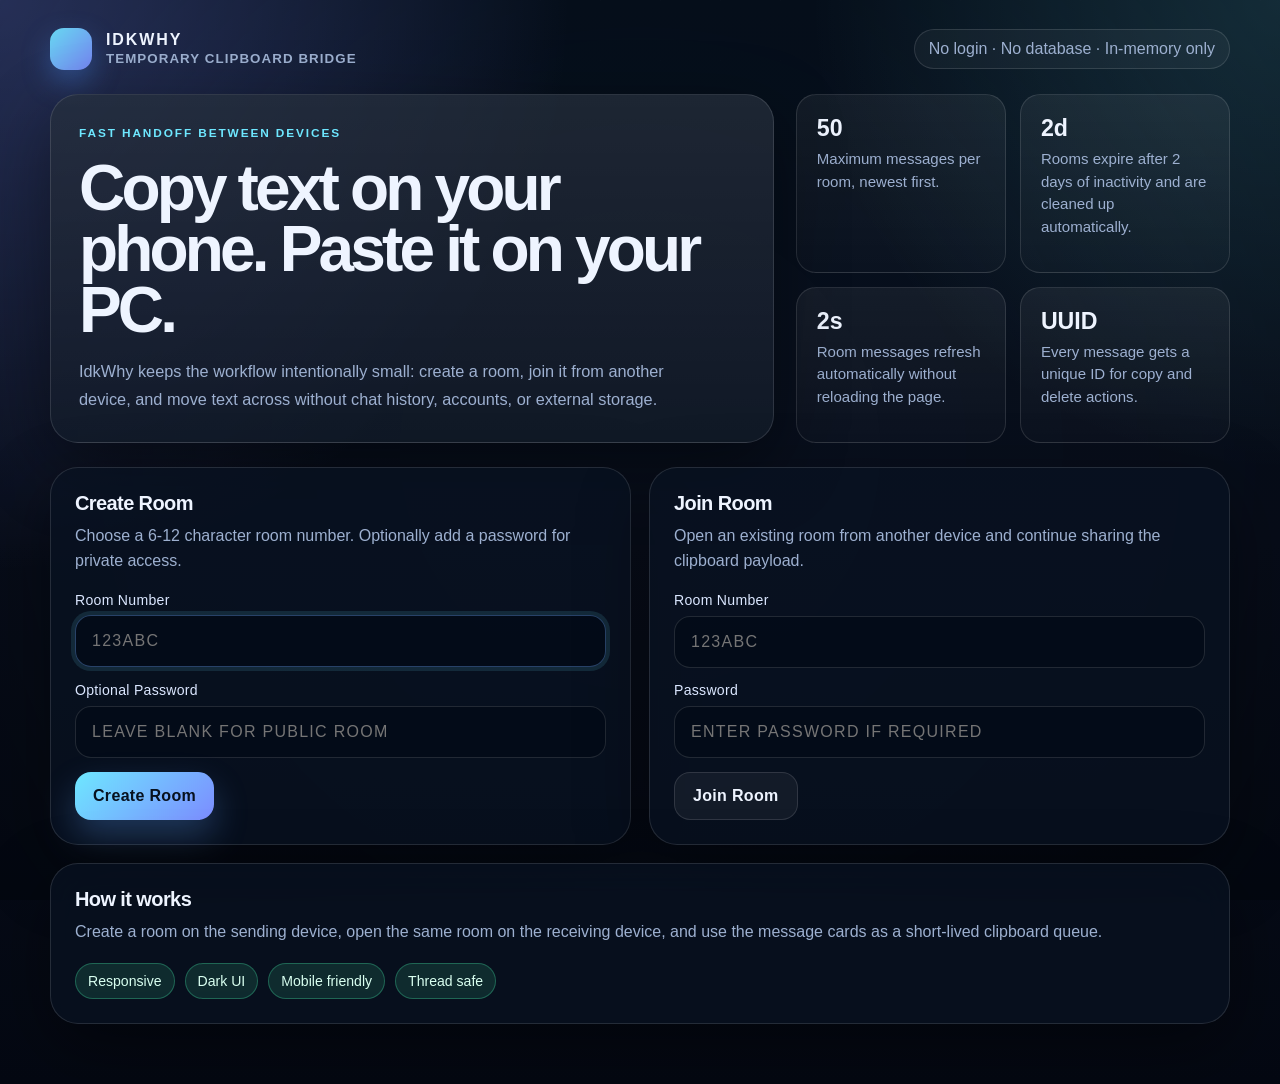
<file: src/main/resources/static/index.html>
<!doctype html>
<html lang="en">
<head>
    <meta charset="UTF-8">
    <meta name="viewport" content="width=device-width, initial-scale=1.0">
    <title>IdkWhy | Temporary Clipboard Sharing</title>
    <link rel="stylesheet" href="css/styles.css">
    <script defer src="js/common.js"></script>
    <script defer src="js/index.js"></script>
</head>
<body>
<div class="shell">
    <header class="topbar fade-in">
        <div class="brand">
            <div class="brand-mark"></div>
            <div>
                <div>IdkWhy</div>
                <small style="color: var(--muted); font-weight: 600; letter-spacing: 0.08em;">Temporary clipboard bridge</small>
            </div>
        </div>
        <div class="pill">No login · No database · In-memory only</div>
    </header>

    <section class="hero fade-in">
        <div class="hero-panel">
            <div class="hero-kicker">Fast handoff between devices</div>
            <h1>Copy text on your phone. Paste it on your PC.</h1>
            <p>
                IdkWhy keeps the workflow intentionally small: create a room, join it from another device,
                and move text across without chat history, accounts, or external storage.
            </p>
        </div>
        <div class="hero-side">
            <div class="stats">
                <div class="stat">
                    <strong>50</strong>
                    <span>Maximum messages per room, newest first.</span>
                </div>
                <div class="stat">
                    <strong>2d</strong>
                    <span>Rooms expire after 2 days of inactivity and are cleaned up automatically.</span>
                </div>
                <div class="stat">
                    <strong>2s</strong>
                    <span>Room messages refresh automatically without reloading the page.</span>
                </div>
                <div class="stat">
                    <strong>UUID</strong>
                    <span>Every message gets a unique ID for copy and delete actions.</span>
                </div>
            </div>
        </div>
    </section>

    <main class="grid fade-in">
        <section class="card">
            <h2>Create Room</h2>
            <p>Choose a 6-12 character room number. Optionally add a password for private access.</p>
            <form id="create-form" class="form-grid" novalidate>
                <div class="field">
                    <label for="create-room-number">Room Number</label>
                    <input id="create-room-number" class="input" maxlength="12" minlength="6" autocomplete="off" placeholder="123ABC" required>
                </div>
                <div class="field">
                    <label for="create-password">Optional Password</label>
                    <input id="create-password" class="input" maxlength="30" type="password" autocomplete="off" placeholder="Leave blank for public room">
                </div>
                <div class="actions">
                    <button class="btn btn-primary" type="submit">Create Room</button>
                </div>
            </form>
        </section>

        <section class="card">
            <h2>Join Room</h2>
            <p>Open an existing room from another device and continue sharing the clipboard payload.</p>
            <form id="join-form" class="form-grid" novalidate>
                <div class="field">
                    <label for="join-room-number">Room Number</label>
                    <input id="join-room-number" class="input" maxlength="12" minlength="6" autocomplete="off" placeholder="123ABC" required>
                </div>
                <div class="field">
                    <label for="join-password">Password</label>
                    <input id="join-password" class="input" maxlength="30" type="password" autocomplete="off" placeholder="Enter password if required">
                </div>
                <div class="actions">
                    <button class="btn btn-secondary" type="submit">Join Room</button>
                </div>
            </form>
        </section>
    </main>

    <section class="panel fade-in" style="margin-top: 18px;">
        <h2>How it works</h2>
        <p>
            Create a room on the sending device, open the same room on the receiving device, and use the message cards
            as a short-lived clipboard queue.
        </p>
        <div class="note">
            <span class="tag tag-success">Responsive</span>
            <span class="tag tag-success">Dark UI</span>
            <span class="tag tag-success">Mobile friendly</span>
            <span class="tag tag-success">Thread safe</span>
        </div>
    </section>
</div>
</body>
</html>
</file>
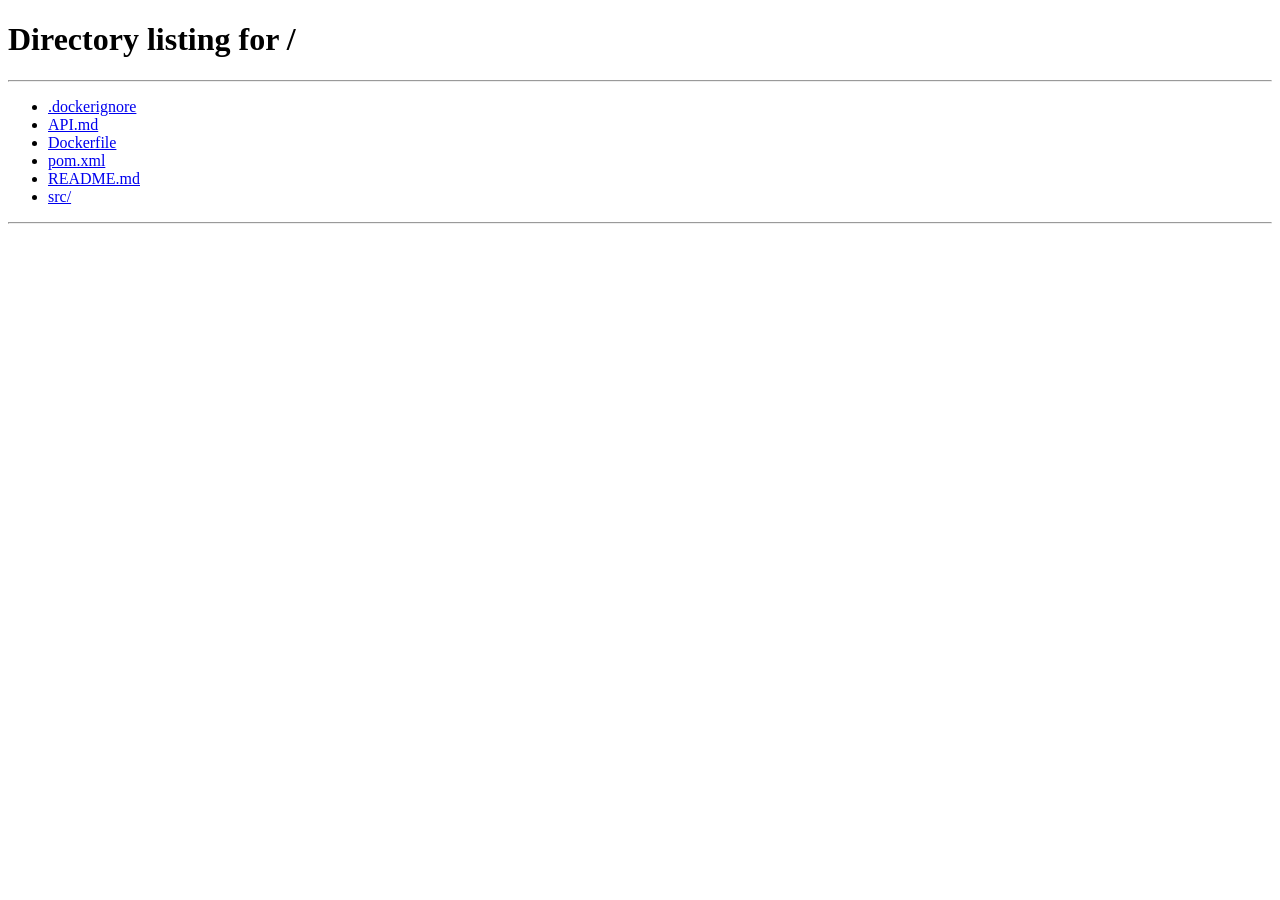
<file: src/main/resources/static/room.html>
<!doctype html>
<html lang="en">
<head>
    <meta charset="UTF-8">
    <meta name="viewport" content="width=device-width, initial-scale=1.0">
    <title>IdkWhy | Room</title>
    <link rel="stylesheet" href="css/styles.css">
    <script defer src="js/common.js"></script>
    <script defer src="js/room.js"></script>
</head>
<body>
<div class="shell">
    <header class="topbar fade-in">
        <div class="brand">
            <div class="brand-mark"></div>
            <div>
                <div>IdkWhy</div>
                <small style="color: var(--muted); font-weight: 600; letter-spacing: 0.08em;">Temporary clipboard bridge</small>
            </div>
        </div>
        <div class="actions">
            <a class="btn btn-secondary" href="/">Home</a>
        </div>
    </header>

    <section class="room-layout fade-in">
        <div class="panel">
            <div class="room-head">
                <div class="room-title">
                    <div class="hero-kicker">Room interface</div>
                    <h1 id="room-number">Loading...</h1>
                    <div class="room-meta">
                        <span id="room-password-badge" class="tag">Password protected: ...</span>
                        <span id="refresh-hint" class="tag tag-success">Refreshing...</span>
                    </div>
                </div>
                <div class="actions">
                    <button id="copy-room-number" class="btn btn-secondary" type="button">Copy Room Number</button>
                    <button id="clear-messages" class="btn btn-secondary" type="button">Clear All Messages</button>
                    <button id="delete-room" class="btn btn-danger" type="button">Delete Room</button>
                    <button id="leave-room" class="btn btn-secondary" type="button">Leave</button>
                </div>
            </div>

            <div class="info-grid" style="margin-bottom: 18px;">
                <div class="info-item">
                    <small>Room Number</small>
                    <strong id="room-number-copy" class="code"></strong>
                </div>
                <div class="info-item">
                    <small>Status</small>
                    <strong id="room-status">Ready</strong>
                </div>
            </div>

            <form id="compose-form" class="card" style="padding: 20px; margin-bottom: 18px;">
                <h2>Send Text</h2>
                <p>Use Ctrl+Enter or the Send button. The text area clears after a successful send.</p>
                <div class="field">
                    <label for="message-text">Message</label>
                    <textarea id="message-text" class="textarea" maxlength="10000" placeholder="Paste or type the text you want to copy to the other device"></textarea>
                </div>
                <div class="actions" style="justify-content: space-between;">
                    <div class="helper">Maximum 10000 characters</div>
                    <div class="counter" id="char-counter">0/10000</div>
                </div>
                <div class="actions" style="margin-top: 12px;">
                    <button class="btn btn-primary" type="submit">Send</button>
                </div>
            </form>

            <div>
                <div class="room-head" style="margin-bottom: 14px;">
                    <div>
                        <h2 style="margin: 0;">Messages</h2>
                        <p class="helper" style="margin-bottom: 0;">Newest messages appear first.</p>
                    </div>
                    <div class="tag">Auto refresh every 2 seconds</div>
                </div>
                <div id="empty-state" class="empty-state">No messages yet. Send the first clipboard entry.</div>
                <div id="message-list" class="message-list"></div>
            </div>
        </div>

        <aside class="panel">
            <h2>Room Info</h2>
            <p>Use the information panel to verify access, copy the room number, or clean up the room quickly.</p>
            <div class="info-grid">
                <div class="info-item">
                    <small>Current Room</small>
                    <strong id="sidebar-room" class="code">—</strong>
                </div>
                <div class="info-item">
                    <small>Messages</small>
                    <strong id="sidebar-count">0</strong>
                </div>
                <div class="info-item">
                    <small>Last Activity</small>
                    <strong id="sidebar-activity">—</strong>
                </div>
            </div>
            <div class="note" style="margin-top: 18px;">
                <span class="tag tag-success">Copy</span>
                <span class="tag tag-success">Delete</span>
                <span class="tag tag-success">Auto cleanup</span>
            </div>
        </aside>
    </section>
</div>

<div id="password-modal" class="modal">
    <div class="modal-panel">
        <h2>Enter Room Password</h2>
        <p class="helper">This room is protected. Enter the password to load messages.</p>
        <form id="password-form" class="form-grid" novalidate>
            <div class="field">
                <label for="room-password-input">Password</label>
                <input id="room-password-input" class="input" type="password" maxlength="30" autocomplete="off" placeholder="Room password" required>
            </div>
            <div id="password-error" class="helper" style="color: var(--danger);"></div>
            <div class="modal-actions">
                <button class="btn btn-secondary" type="button" onclick="window.location.href='/'">Cancel</button>
                <button class="btn btn-primary" type="submit">Open Room</button>
            </div>
        </form>
    </div>
</div>
</body>
</html>
</file>
<file: src/main/resources/static/css/styles.css>
:root {
    color-scheme: dark;
    --bg: #07111f;
    --bg-elevated: rgba(9, 18, 34, 0.72);
    --bg-soft: rgba(255, 255, 255, 0.06);
    --surface: rgba(12, 20, 38, 0.78);
    --surface-strong: rgba(16, 27, 50, 0.92);
    --border: rgba(255, 255, 255, 0.12);
    --border-strong: rgba(110, 168, 255, 0.35);
    --text: #eef4ff;
    --muted: #9db0d0;
    --accent: #6ee7ff;
    --accent-2: #7c8cff;
    --success: #41d39a;
    --danger: #ff6b8b;
    --shadow: 0 24px 70px rgba(0, 0, 0, 0.42);
    --radius-xl: 28px;
    --radius-lg: 20px;
    --radius-md: 14px;
    --radius-sm: 10px;
    --container: 1180px;
}

* {
    box-sizing: border-box;
}

html {
    scroll-behavior: smooth;
}

body {
    margin: 0;
    min-height: 100vh;
    font-family: "Bahnschrift", "Segoe UI", "Aptos", sans-serif;
    color: var(--text);
    background:
        radial-gradient(circle at top left, rgba(124, 140, 255, 0.35), transparent 34%),
        radial-gradient(circle at top right, rgba(110, 231, 255, 0.18), transparent 28%),
        linear-gradient(180deg, #06101d 0%, #090f1d 50%, #040812 100%);
    overflow-x: hidden;
}

body::before {
    content: "";
    position: fixed;
    inset: 0;
    pointer-events: none;
    background-image: linear-gradient(rgba(255, 255, 255, 0.03) 1px, transparent 1px),
        linear-gradient(90deg, rgba(255, 255, 255, 0.03) 1px, transparent 1px);
    background-size: 60px 60px;
    mask-image: linear-gradient(180deg, rgba(0, 0, 0, 0.72), transparent 95%);
    opacity: 0.28;
}

body::after {
    content: "";
    position: fixed;
    inset: 0;
    pointer-events: none;
    background: radial-gradient(circle at center, transparent 30%, rgba(0, 0, 0, 0.2) 100%);
}

a {
    color: inherit;
    text-decoration: none;
}

button,
input,
textarea {
    font: inherit;
}

button {
    border: 0;
    cursor: pointer;
}

img {
    max-width: 100%;
}

.shell {
    position: relative;
    z-index: 1;
    width: min(var(--container), calc(100% - 32px));
    margin: 0 auto;
    padding: 28px 0 60px;
}

.topbar {
    display: flex;
    align-items: center;
    justify-content: space-between;
    gap: 16px;
    margin-bottom: 24px;
}

.brand {
    display: inline-flex;
    align-items: center;
    gap: 14px;
    font-weight: 800;
    letter-spacing: 0.12em;
    text-transform: uppercase;
}

.brand-mark {
    width: 42px;
    height: 42px;
    border-radius: 14px;
    background: linear-gradient(135deg, rgba(110, 231, 255, 0.92), rgba(124, 140, 255, 0.92));
    box-shadow: 0 12px 28px rgba(76, 150, 255, 0.35);
}

.pill {
    display: inline-flex;
    align-items: center;
    gap: 8px;
    padding: 10px 14px;
    border: 1px solid var(--border);
    border-radius: 999px;
    background: rgba(255, 255, 255, 0.04);
    color: var(--muted);
    backdrop-filter: blur(18px);
}

.hero {
    display: grid;
    grid-template-columns: 1.25fr 0.75fr;
    gap: 22px;
    align-items: stretch;
    margin-bottom: 24px;
}

.hero-panel,
.card,
.modal-panel,
.toast,
.message-card,
.panel {
    backdrop-filter: blur(22px);
    background: var(--bg-elevated);
    border: 1px solid var(--border);
    box-shadow: var(--shadow);
}

.hero-panel {
    padding: 28px;
    border-radius: var(--radius-xl);
    background:
        linear-gradient(180deg, rgba(255, 255, 255, 0.09), rgba(255, 255, 255, 0.03)),
        var(--bg-elevated);
}

.hero-kicker {
    display: inline-flex;
    align-items: center;
    gap: 10px;
    margin-bottom: 18px;
    color: var(--accent);
    text-transform: uppercase;
    letter-spacing: 0.16em;
    font-size: 0.74rem;
    font-weight: 700;
}

.hero h1 {
    margin: 0;
    font-size: clamp(2.35rem, 5vw, 4.8rem);
    line-height: 0.95;
    letter-spacing: -0.06em;
}

.hero p {
    max-width: 68ch;
    margin: 18px 0 0;
    color: var(--muted);
    font-size: 1.02rem;
    line-height: 1.7;
}

.hero-side {
    display: grid;
    gap: 14px;
}

.stats,
.card,
.panel {
    border-radius: var(--radius-xl);
}

.stats {
    display: grid;
    grid-template-columns: repeat(2, minmax(0, 1fr));
    gap: 14px;
}

.stat {
    padding: 20px;
    border-radius: var(--radius-lg);
    background: linear-gradient(180deg, rgba(255, 255, 255, 0.06), rgba(255, 255, 255, 0.02));
    border: 1px solid var(--border);
}

.stat strong {
    display: block;
    font-size: 1.45rem;
    margin-bottom: 6px;
}

.stat span {
    color: var(--muted);
    font-size: 0.94rem;
    line-height: 1.5;
}

.grid {
    display: grid;
    grid-template-columns: repeat(2, minmax(0, 1fr));
    gap: 18px;
}

.card,
.panel {
    padding: 24px;
}

.card h2,
.panel h2 {
    margin: 0 0 8px;
    font-size: 1.25rem;
    letter-spacing: -0.03em;
}

.card p,
.panel p,
.helper {
    margin: 0 0 18px;
    color: var(--muted);
    line-height: 1.6;
}

.form-grid {
    display: grid;
    gap: 14px;
}

.field {
    display: grid;
    gap: 8px;
}

.field label {
    font-size: 0.88rem;
    color: #dbe7ff;
    letter-spacing: 0.02em;
}

.input,
.textarea {
    width: 100%;
    color: var(--text);
    border: 1px solid var(--border);
    border-radius: 16px;
    background: rgba(3, 10, 22, 0.62);
    outline: none;
    transition: border-color 180ms ease, transform 180ms ease, box-shadow 180ms ease;
}

.input {
    height: 52px;
    padding: 0 16px;
    letter-spacing: 0.08em;
    text-transform: uppercase;
}

.textarea {
    min-height: 180px;
    resize: vertical;
    padding: 16px;
    line-height: 1.65;
}

.input:focus,
.textarea:focus {
    border-color: var(--border-strong);
    box-shadow: 0 0 0 4px rgba(110, 231, 255, 0.12);
    transform: translateY(-1px);
}

.actions {
    display: flex;
    flex-wrap: wrap;
    gap: 10px;
    align-items: center;
}

.btn {
    display: inline-flex;
    align-items: center;
    justify-content: center;
    gap: 10px;
    min-height: 48px;
    padding: 0 18px;
    border-radius: 16px;
    font-weight: 700;
    letter-spacing: 0.02em;
    transition: transform 180ms ease, box-shadow 180ms ease, border-color 180ms ease, opacity 180ms ease;
}

.btn:hover {
    transform: translateY(-1px);
}

.btn-primary {
    color: #07111f;
    background: linear-gradient(135deg, var(--accent), var(--accent-2));
    box-shadow: 0 16px 34px rgba(96, 160, 255, 0.28);
}

.btn-secondary {
    color: var(--text);
    background: rgba(255, 255, 255, 0.05);
    border: 1px solid var(--border);
}

.btn-danger {
    color: #ffdce5;
    background: rgba(255, 107, 139, 0.16);
    border: 1px solid rgba(255, 107, 139, 0.38);
}

.btn:disabled {
    cursor: not-allowed;
    opacity: 0.6;
    transform: none;
}

.counter {
    font-size: 0.88rem;
    color: var(--muted);
    text-align: right;
}

.note {
    display: flex;
    gap: 10px;
    align-items: center;
    flex-wrap: wrap;
    margin-top: 16px;
    color: var(--muted);
    font-size: 0.92rem;
}

.room-layout {
    display: grid;
    grid-template-columns: minmax(0, 1fr) 300px;
    gap: 18px;
    align-items: start;
}

.panel {
    position: sticky;
    top: 18px;
}

.room-head {
    display: flex;
    align-items: flex-start;
    justify-content: space-between;
    gap: 16px;
    margin-bottom: 16px;
}

.room-title {
    display: grid;
    gap: 8px;
}

.room-title h1 {
    margin: 0;
    font-size: clamp(2rem, 4vw, 3.2rem);
    letter-spacing: -0.06em;
}

.room-meta {
    display: flex;
    flex-wrap: wrap;
    gap: 10px;
}

.tag {
    display: inline-flex;
    align-items: center;
    gap: 8px;
    padding: 9px 12px;
    border-radius: 999px;
    background: rgba(255, 255, 255, 0.05);
    border: 1px solid var(--border);
    color: #dfeaff;
    font-size: 0.88rem;
}

.tag-success {
    color: #d9fff0;
    border-color: rgba(65, 211, 154, 0.35);
    background: rgba(65, 211, 154, 0.14);
}

.tag-warn {
    color: #ffe6b8;
    border-color: rgba(255, 196, 89, 0.32);
    background: rgba(255, 196, 89, 0.12);
}

.info-grid {
    display: grid;
    gap: 12px;
}

.info-item {
    padding: 14px;
    border-radius: 16px;
    background: rgba(255, 255, 255, 0.05);
    border: 1px solid var(--border);
}

.info-item small {
    display: block;
    margin-bottom: 6px;
    color: var(--muted);
    text-transform: uppercase;
    letter-spacing: 0.08em;
}

.info-item strong,
.code {
    font-family: "Cascadia Code", "Consolas", monospace;
    word-break: break-word;
}

.message-list {
    display: grid;
    gap: 14px;
}

.message-card {
    display: grid;
    gap: 14px;
    padding: 18px;
    border-radius: 22px;
    background: linear-gradient(180deg, rgba(255, 255, 255, 0.07), rgba(255, 255, 255, 0.03));
}

.message-text {
    margin: 0;
    white-space: pre-wrap;
    line-height: 1.7;
    word-break: break-word;
}

.message-footer {
    display: flex;
    justify-content: space-between;
    gap: 12px;
    align-items: center;
    flex-wrap: wrap;
}

.message-time {
    color: var(--muted);
    font-size: 0.86rem;
}

.message-actions {
    display: flex;
    gap: 10px;
    flex-wrap: wrap;
}

.empty-state {
    padding: 32px 24px;
    border-radius: 24px;
    text-align: center;
    color: var(--muted);
    border: 1px dashed rgba(255, 255, 255, 0.14);
    background: rgba(255, 255, 255, 0.03);
}

.toast-host {
    position: fixed;
    right: 16px;
    bottom: 16px;
    display: grid;
    gap: 10px;
    z-index: 100;
}

.toast {
    min-width: 260px;
    max-width: min(400px, calc(100vw - 32px));
    padding: 14px 16px;
    border-radius: 16px;
    color: #eef4ff;
    background: rgba(10, 18, 34, 0.94);
    border-left: 4px solid var(--accent);
    animation: toast-in 180ms ease-out;
}

.toast.success {
    border-left-color: var(--success);
}

.toast.error {
    border-left-color: var(--danger);
}

.toast.info {
    border-left-color: var(--accent);
}

.toast-title {
    display: block;
    margin-bottom: 4px;
    font-weight: 700;
}

.modal {
    position: fixed;
    inset: 0;
    z-index: 90;
    display: none;
    place-items: center;
    padding: 20px;
    background: rgba(2, 6, 16, 0.72);
    backdrop-filter: blur(10px);
}

.modal.open {
    display: grid;
}

.modal-panel {
    width: min(100%, 440px);
    padding: 24px;
    border-radius: 24px;
    background: rgba(12, 20, 38, 0.96);
}

.modal-panel h2 {
    margin-top: 0;
}

.modal-actions {
    display: flex;
    gap: 10px;
    justify-content: flex-end;
    flex-wrap: wrap;
    margin-top: 16px;
}

.hidden {
    display: none !important;
}

.fade-in {
    animation: fade-in 220ms ease both;
}

@keyframes fade-in {
    from {
        opacity: 0;
        transform: translateY(12px);
    }
    to {
        opacity: 1;
        transform: translateY(0);
    }
}

@keyframes toast-in {
    from {
        opacity: 0;
        transform: translateY(8px) scale(0.98);
    }
    to {
        opacity: 1;
        transform: translateY(0) scale(1);
    }
}

@media (max-width: 980px) {
    .hero,
    .grid,
    .room-layout {
        grid-template-columns: 1fr;
    }

    .panel {
        position: static;
    }
}

@media (max-width: 720px) {
    .shell {
        width: min(100% - 20px, var(--container));
        padding-top: 18px;
    }

    .topbar,
    .room-head {
        flex-direction: column;
        align-items: stretch;
    }

    .stats {
        grid-template-columns: 1fr;
    }

    .hero-panel,
    .card,
    .panel,
    .modal-panel {
        padding: 20px;
    }

    .hero h1,
    .room-title h1 {
        letter-spacing: -0.05em;
    }

    .hero h1 {
        font-size: clamp(2rem, 11vw, 3rem);
    }

    .room-title h1 {
        font-size: clamp(1.8rem, 10vw, 2.5rem);
    }

    .room-head,
    .topbar,
    .actions,
    .message-footer {
        align-items: stretch;
    }

    .room-meta,
    .note {
        gap: 8px;
    }

    .room-meta .tag,
    .note .tag {
        width: 100%;
        justify-content: center;
    }

    .message-actions,
    .modal-actions {
        width: 100%;
        flex-direction: column;
    }

    .message-actions .btn,
    .modal-actions .btn,
    .room-head .btn,
    .actions .btn {
        width: 100%;
    }

    .message-footer {
        flex-direction: column;
        align-items: flex-start;
    }

    .message-time {
        width: 100%;
    }

    .info-grid {
        gap: 10px;
    }

    .info-item {
        padding: 12px;
    }

    .btn {
        width: 100%;
    }

    .actions {
        flex-direction: column;
        align-items: stretch;
    }
}
</file>
